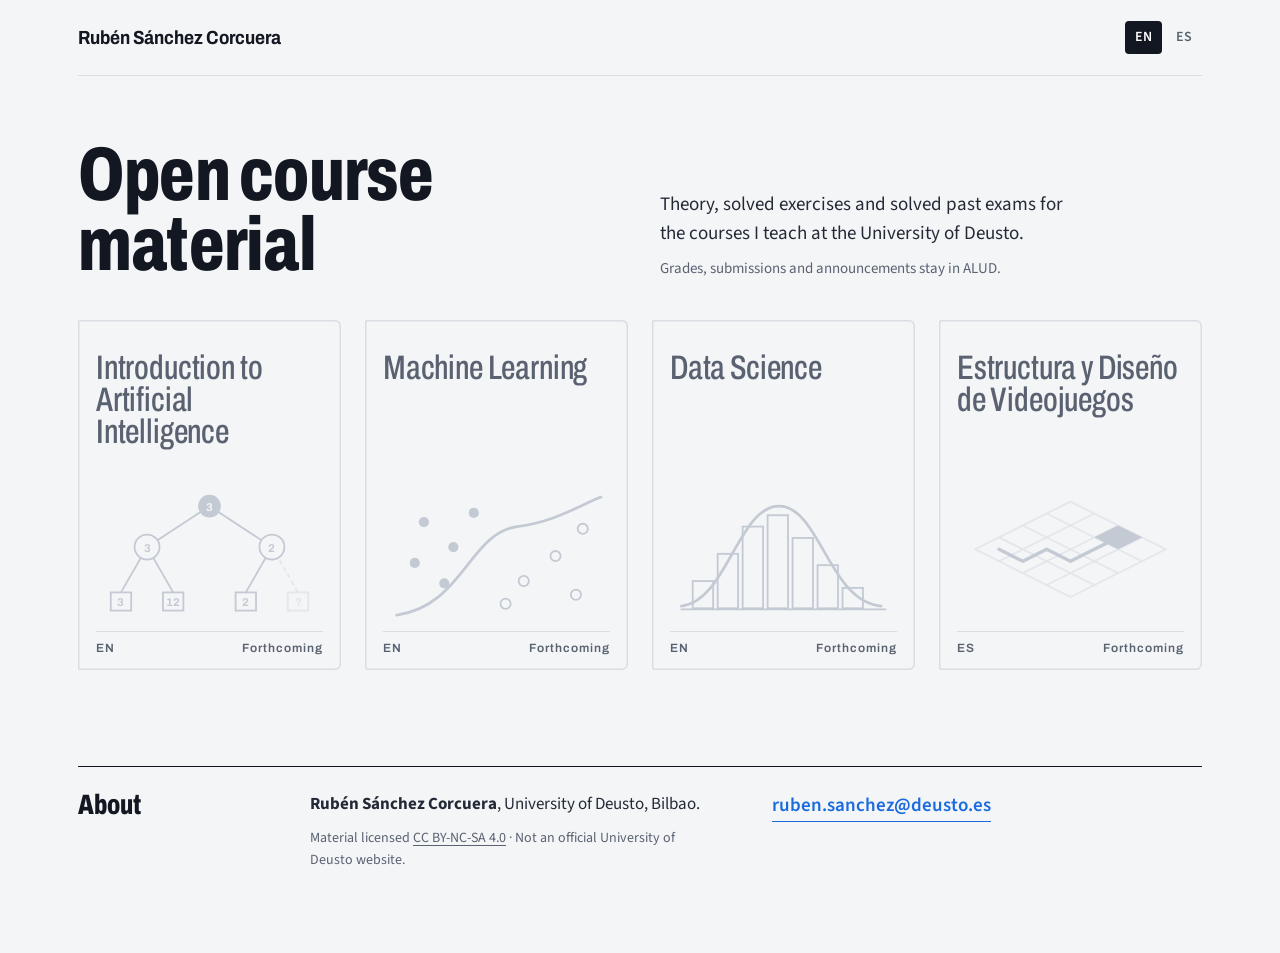
<file: docs/index.html>
<!doctype html>
<html lang="en">
<head>
<meta charset="utf-8">
<meta name="viewport" content="width=device-width, initial-scale=1">
<title>Rubén Sánchez Corcuera · Courses</title>
<meta name="description" content="Open course material by Rubén Sánchez Corcuera (University of Deusto): theory, solved exercises and solved past exams.">
<meta name="theme-color" content="#f4f5f7">
<link rel="alternate" hreflang="en" href="https://rsancor-courses.github.io/">
<link rel="alternate" hreflang="es" href="https://rsancor-courses.github.io/es/">
<link rel="icon" href="data:image/svg+xml,%3Csvg xmlns='http://www.w3.org/2000/svg' viewBox='0 0 32 32'%3E%3Crect x='6' y='3' width='21' height='26' rx='2' fill='%23196bde'/%3E%3Crect x='6' y='3' width='3' height='26' fill='%23124fa6'/%3E%3C/svg%3E">
<link rel="preconnect" href="https://fonts.googleapis.com">
<link rel="preconnect" href="https://fonts.gstatic.com" crossorigin>
<link href="https://fonts.googleapis.com/css2?family=Archivo:wdth,wght@62..125,400..800&family=Source+Sans+3:ital,wght@0,400;0,600;0,700;1,400&display=swap" rel="stylesheet">
<script>document.documentElement.classList.add('js')</script>
<link rel="stylesheet" href="assets/hub.css">
</head>
<body>
<div class="wrap">
  <header>
    <a class="brand" href="./">Rubén Sánchez Corcuera</a>
    <nav class="lang" aria-label="Language"><a href="./" aria-current="page">EN</a><a href="es/" lang="es" hreflang="es">ES</a></nav>
  </header>

  <main>
    <section class="intro">
      <h1>Open course material</h1>
      <p class="lede">Theory, solved exercises and solved past exams for the courses I teach at the University of Deusto.
        <small>Grades, submissions and announcements stay in ALUD.</small></p>
    </section>

    <h2 class="sr">Courses</h2>
    <!-- To publish a course: turn its <div class="cover soon"> into <a class="cover {ai|ml|ds|gd}" href="...">,
         and add the links below it, as in Intro AI. Do the same in es/index.html. -->
    <section class="shelf" aria-label="Courses">
      <!-- Intro AI: minimax, leaf values rise to the root and one branch is pruned -->
      <div class="vol">
        <div class="cover soon">
          <h3>Introduction to Artificial Intelligence</h3>
          <svg class="motif" viewBox="0 0 200 116" aria-hidden="true">
            <path class="s draw" style="--len:70;--d:.05s" d="M100 16 L45 52"/><path class="s draw" style="--len:70;--d:.05s" d="M100 16 L155 52"/>
            <path class="s draw" style="--len:50;--d:.25s" d="M45 52 L22 92"/><path class="s draw" style="--len:50;--d:.25s" d="M45 52 L68 92"/>
            <path class="s draw" style="--len:50;--d:.25s" d="M155 52 L132 92"/>
            <path class="s prune dim" stroke-dasharray="3 4" d="M155 52 L178 92"/>
            <rect class="h" x="13" y="92" width="18" height="16"/><rect class="h" x="59" y="92" width="18" height="16"/><rect class="h" x="123" y="92" width="18" height="16"/><rect class="h dim prune" x="169" y="92" width="18" height="16"/>
            <text class="pop" style="--d:.55s" x="22" y="104">3</text><text class="pop" style="--d:.65s" x="68" y="104">12</text><text class="pop" style="--d:.75s" x="132" y="104">2</text><text class="dim prune" x="178" y="104">?</text>
            <circle class="h" style="fill:var(--bg)" cx="45" cy="52" r="11"/><circle class="h" style="fill:var(--bg)" cx="155" cy="52" r="11"/>
            <text class="pop" style="--d:1s" x="45" y="56">3</text><text class="pop" style="--d:1.15s" x="155" y="56">2</text>
            <circle class="f pop" style="--d:1.4s" cx="100" cy="16" r="10"/>
            <text class="pop" style="--d:1.5s;fill:var(--bg)" x="100" y="20">3</text>
          </svg>
          <div class="spine"><span>EN</span><span>Forthcoming</span></div>
        </div>
      </div>

      <!-- ML: labelled points land, then the decision boundary is fitted between them -->
      <div class="vol">
        <div class="cover soon">
          <h3>Machine Learning</h3>
          <svg class="motif" viewBox="0 0 200 116" aria-hidden="true">
            <circle class="f pop" style="--d:.0s" cx="36" cy="30" r="4.5"/><circle class="f pop" style="--d:.08s" cx="62" cy="52" r="4.5"/><circle class="f pop" style="--d:.16s" cx="28" cy="66" r="4.5"/>
            <circle class="f pop" style="--d:.24s" cx="80" cy="22" r="4.5"/><circle class="f pop" style="--d:.32s" cx="54" cy="84" r="4.5"/>
            <circle class="h pop" style="--d:.12s" cx="124" cy="82" r="4.5"/><circle class="h pop" style="--d:.2s" cx="152" cy="60" r="4.5"/><circle class="h pop" style="--d:.28s" cx="170" cy="94" r="4.5"/>
            <circle class="h pop" style="--d:.36s" cx="108" cy="102" r="4.5"/><circle class="h pop" style="--d:.44s" cx="176" cy="36" r="4.5"/>
            <path class="s draw bold" style="--len:230;--dur:1.1s;--d:.6s" d="M12 112 C70 104 76 40 118 34 C150 30 168 18 192 8"/>
          </svg>
          <div class="spine"><span>EN</span><span>Forthcoming</span></div>
        </div>
      </div>

      <!-- DS: a histogram fills bar by bar, then the density estimate is drawn over it -->
      <div class="vol">
        <div class="cover soon">
          <h3>Data Science</h3>
          <svg class="motif" viewBox="0 0 200 116" aria-hidden="true">
            <rect class="h grow" style="--d:0s" x="20" y="82" width="18" height="24"/><rect class="h grow" style="--d:.07s" x="42" y="58" width="18" height="48"/>
            <rect class="h grow" style="--d:.14s" x="64" y="34" width="18" height="72"/><rect class="h grow" style="--d:.21s" x="86" y="24" width="18" height="82"/>
            <rect class="h grow" style="--d:.28s" x="108" y="44" width="18" height="62"/><rect class="h grow" style="--d:.35s" x="130" y="68" width="18" height="38"/>
            <rect class="h grow" style="--d:.42s" x="152" y="88" width="18" height="18"/>
            <path class="s draw bold" style="--len:260;--dur:1s;--d:.7s" d="M10 104 C50 100 60 16 96 16 C132 16 140 100 186 104"/>
            <path class="s" d="M10 107 L190 107"/>
          </svg>
          <div class="spine"><span>EN</span><span>Forthcoming</span></div>
        </div>
      </div>

      <!-- EDiV: a token walks a path across an isometric level -->
      <div class="vol">
        <div class="cover soon">
          <h3 lang="es">Estructura y Diseño de Videojuegos</h3>
          <svg class="motif" viewBox="0 0 200 116" aria-hidden="true">
            <path class="s dim" d="M100 12 L184 54 L100 96 L16 54 Z M58 33 L142 75 M142 33 L58 75 M37 43.5 L121 85.5 M79 22.5 L163 64.5 M163 43.5 L79 85.5 M121 22.5 L37 64.5"/>
            <path class="f" d="M142 33 L163 43.5 L142 54 L121 43.5 Z"/>
            <path class="s draw" style="--len:150;--dur:1.4s;stroke-width:3" d="M37 54 L58 64.5 L79 54 L100 64.5 L121 54 L142 43.5"/>
            <circle class="f token" r="5.5" cx="0" cy="0" transform="translate(142 43.5)">
              <animateMotion id="walk" dur="1.4s" begin="indefinite" fill="freeze" calcMode="spline" keyTimes="0;1" keySplines=".16 1 .3 1" path="M37 54 L58 64.5 L79 54 L100 64.5 L121 54 L142 43.5"/>
            </circle>
          </svg>
          <div class="spine"><span>ES</span><span>Forthcoming</span></div>
        </div>
      </div>
    </section>
  </main>

  <footer class="colophon">
    <h2>About</h2>
    <div>
      <p><b>Rubén Sánchez Corcuera</b>, University of Deusto, Bilbao.</p>
      <p class="fine">Material licensed <a href="https://creativecommons.org/licenses/by-nc-sa/4.0/">CC BY-NC-SA 4.0</a> · Not an official University of Deusto website.</p>
    </div>
    <div class="contact">
      <a class="mail" href="mailto:ruben.sanchez@deusto.es">ruben.sanchez@deusto.es</a>
      <!-- add profile links here: Deusto, Google Scholar, ORCID, LinkedIn -->
    </div>
  </footer>
</div>
<script src="assets/hub.js"></script>
</body>
</html>
</file>
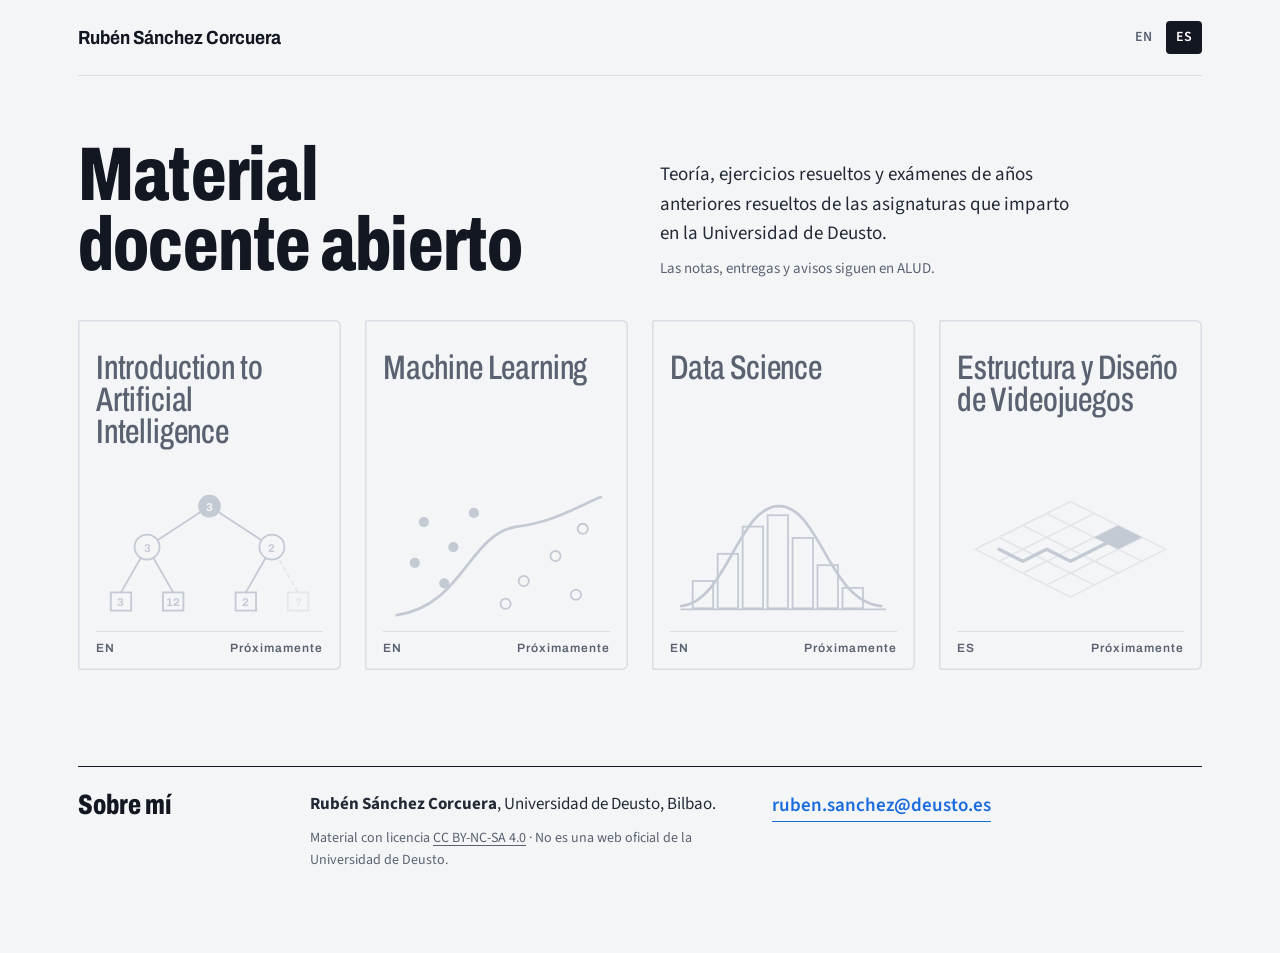
<file: docs/es/index.html>
<!doctype html>
<html lang="es">
<head>
<meta charset="utf-8">
<meta name="viewport" content="width=device-width, initial-scale=1">
<title>Rubén Sánchez Corcuera · Asignaturas</title>
<meta name="description" content="Material docente abierto de Rubén Sánchez Corcuera (Universidad de Deusto): teoría, ejercicios resueltos y exámenes de años anteriores resueltos.">
<meta name="theme-color" content="#f4f5f7">
<link rel="alternate" hreflang="en" href="https://rsancor-courses.github.io/">
<link rel="alternate" hreflang="es" href="https://rsancor-courses.github.io/es/">
<link rel="icon" href="data:image/svg+xml,%3Csvg xmlns='http://www.w3.org/2000/svg' viewBox='0 0 32 32'%3E%3Crect x='6' y='3' width='21' height='26' rx='2' fill='%23196bde'/%3E%3Crect x='6' y='3' width='3' height='26' fill='%23124fa6'/%3E%3C/svg%3E">
<link rel="preconnect" href="https://fonts.googleapis.com">
<link rel="preconnect" href="https://fonts.gstatic.com" crossorigin>
<link href="https://fonts.googleapis.com/css2?family=Archivo:wdth,wght@62..125,400..800&family=Source+Sans+3:ital,wght@0,400;0,600;0,700;1,400&display=swap" rel="stylesheet">
<script>document.documentElement.classList.add('js')</script>
<link rel="stylesheet" href="../assets/hub.css">
</head>
<body>
<div class="wrap">
  <header>
    <a class="brand" href="./">Rubén Sánchez Corcuera</a>
    <nav class="lang" aria-label="Idioma"><a href="../" lang="en" hreflang="en">EN</a><a href="./" aria-current="page">ES</a></nav>
  </header>

  <main>
    <section class="intro">
      <h1>Material docente abierto</h1>
      <p class="lede">Teoría, ejercicios resueltos y exámenes de años anteriores resueltos de las asignaturas que imparto en la Universidad de Deusto.
        <small>Las notas, entregas y avisos siguen en ALUD.</small></p>
    </section>

    <h2 class="sr">Asignaturas</h2>
    <!-- To publish a course: turn its <div class="cover soon"> into <a class="cover {ai|ml|ds|gd}" href="...">,
         and add the links below it, as in Intro AI. Do the same in ../index.html. -->
    <section class="shelf" aria-label="Asignaturas">
      <!-- Intro AI: minimax, leaf values rise to the root and one branch is pruned -->
      <div class="vol">
        <div class="cover soon">
          <h3 lang="en">Introduction to Artificial Intelligence</h3>
          <svg class="motif" viewBox="0 0 200 116" aria-hidden="true">
            <path class="s draw" style="--len:70;--d:.05s" d="M100 16 L45 52"/><path class="s draw" style="--len:70;--d:.05s" d="M100 16 L155 52"/>
            <path class="s draw" style="--len:50;--d:.25s" d="M45 52 L22 92"/><path class="s draw" style="--len:50;--d:.25s" d="M45 52 L68 92"/>
            <path class="s draw" style="--len:50;--d:.25s" d="M155 52 L132 92"/>
            <path class="s prune dim" stroke-dasharray="3 4" d="M155 52 L178 92"/>
            <rect class="h" x="13" y="92" width="18" height="16"/><rect class="h" x="59" y="92" width="18" height="16"/><rect class="h" x="123" y="92" width="18" height="16"/><rect class="h dim prune" x="169" y="92" width="18" height="16"/>
            <text class="pop" style="--d:.55s" x="22" y="104">3</text><text class="pop" style="--d:.65s" x="68" y="104">12</text><text class="pop" style="--d:.75s" x="132" y="104">2</text><text class="dim prune" x="178" y="104">?</text>
            <circle class="h" style="fill:var(--bg)" cx="45" cy="52" r="11"/><circle class="h" style="fill:var(--bg)" cx="155" cy="52" r="11"/>
            <text class="pop" style="--d:1s" x="45" y="56">3</text><text class="pop" style="--d:1.15s" x="155" y="56">2</text>
            <circle class="f pop" style="--d:1.4s" cx="100" cy="16" r="10"/>
            <text class="pop" style="--d:1.5s;fill:var(--bg)" x="100" y="20">3</text>
          </svg>
          <div class="spine"><span>EN</span><span>Próximamente</span></div>
        </div>
      </div>

      <!-- ML: labelled points land, then the decision boundary is fitted between them -->
      <div class="vol">
        <div class="cover soon">
          <h3 lang="en">Machine Learning</h3>
          <svg class="motif" viewBox="0 0 200 116" aria-hidden="true">
            <circle class="f pop" style="--d:.0s" cx="36" cy="30" r="4.5"/><circle class="f pop" style="--d:.08s" cx="62" cy="52" r="4.5"/><circle class="f pop" style="--d:.16s" cx="28" cy="66" r="4.5"/>
            <circle class="f pop" style="--d:.24s" cx="80" cy="22" r="4.5"/><circle class="f pop" style="--d:.32s" cx="54" cy="84" r="4.5"/>
            <circle class="h pop" style="--d:.12s" cx="124" cy="82" r="4.5"/><circle class="h pop" style="--d:.2s" cx="152" cy="60" r="4.5"/><circle class="h pop" style="--d:.28s" cx="170" cy="94" r="4.5"/>
            <circle class="h pop" style="--d:.36s" cx="108" cy="102" r="4.5"/><circle class="h pop" style="--d:.44s" cx="176" cy="36" r="4.5"/>
            <path class="s draw bold" style="--len:230;--dur:1.1s;--d:.6s" d="M12 112 C70 104 76 40 118 34 C150 30 168 18 192 8"/>
          </svg>
          <div class="spine"><span>EN</span><span>Próximamente</span></div>
        </div>
      </div>

      <!-- DS: a histogram fills bar by bar, then the density estimate is drawn over it -->
      <div class="vol">
        <div class="cover soon">
          <h3 lang="en">Data Science</h3>
          <svg class="motif" viewBox="0 0 200 116" aria-hidden="true">
            <rect class="h grow" style="--d:0s" x="20" y="82" width="18" height="24"/><rect class="h grow" style="--d:.07s" x="42" y="58" width="18" height="48"/>
            <rect class="h grow" style="--d:.14s" x="64" y="34" width="18" height="72"/><rect class="h grow" style="--d:.21s" x="86" y="24" width="18" height="82"/>
            <rect class="h grow" style="--d:.28s" x="108" y="44" width="18" height="62"/><rect class="h grow" style="--d:.35s" x="130" y="68" width="18" height="38"/>
            <rect class="h grow" style="--d:.42s" x="152" y="88" width="18" height="18"/>
            <path class="s draw bold" style="--len:260;--dur:1s;--d:.7s" d="M10 104 C50 100 60 16 96 16 C132 16 140 100 186 104"/>
            <path class="s" d="M10 107 L190 107"/>
          </svg>
          <div class="spine"><span>EN</span><span>Próximamente</span></div>
        </div>
      </div>

      <!-- EDiV: a token walks a path across an isometric level -->
      <div class="vol">
        <div class="cover soon">
          <h3>Estructura y Diseño de Videojuegos</h3>
          <svg class="motif" viewBox="0 0 200 116" aria-hidden="true">
            <path class="s dim" d="M100 12 L184 54 L100 96 L16 54 Z M58 33 L142 75 M142 33 L58 75 M37 43.5 L121 85.5 M79 22.5 L163 64.5 M163 43.5 L79 85.5 M121 22.5 L37 64.5"/>
            <path class="f" d="M142 33 L163 43.5 L142 54 L121 43.5 Z"/>
            <path class="s draw" style="--len:150;--dur:1.4s;stroke-width:3" d="M37 54 L58 64.5 L79 54 L100 64.5 L121 54 L142 43.5"/>
            <circle class="f token" r="5.5" cx="0" cy="0" transform="translate(142 43.5)">
              <animateMotion id="walk" dur="1.4s" begin="indefinite" fill="freeze" calcMode="spline" keyTimes="0;1" keySplines=".16 1 .3 1" path="M37 54 L58 64.5 L79 54 L100 64.5 L121 54 L142 43.5"/>
            </circle>
          </svg>
          <div class="spine"><span>ES</span><span>Próximamente</span></div>
        </div>
      </div>
    </section>
  </main>

  <footer class="colophon">
    <h2>Sobre mí</h2>
    <div>
      <p><b>Rubén Sánchez Corcuera</b>, Universidad de Deusto, Bilbao.</p>
      <p class="fine">Material con licencia <a href="https://creativecommons.org/licenses/by-nc-sa/4.0/">CC BY-NC-SA 4.0</a> · No es una web oficial de la Universidad de Deusto.</p>
    </div>
    <div class="contact">
      <a class="mail" href="mailto:ruben.sanchez@deusto.es">ruben.sanchez@deusto.es</a>
      <!-- add profile links here: Deusto, Google Scholar, ORCID, LinkedIn -->
    </div>
  </footer>
</div>
<script src="../assets/hub.js"></script>
</body>
</html>
</file>
<file: docs/assets/hub.css>
/* Teaching hub: one series of course "volumes". Course colours are shared with each course site. */
:root{
  --ground:#f4f5f7; --ink:#121721; --text:#232a36; --muted:#5a6271; --line:#d9dde4; --sketch:#c4cad3;
  --ai:#196bde; --ml:#0d6a4c; --ds:#a5521a; --gd:#6a2c9e;
  --ease:cubic-bezier(.16,1,.3,1);
}
*{box-sizing:border-box}
html{-webkit-text-size-adjust:100%}
body{margin:0;background:var(--ground);color:var(--text);font:400 17px/1.55 'Source Sans 3',system-ui,sans-serif}
::selection{background:var(--ai);color:#fff}
a{color:inherit;text-underline-offset:3px;text-decoration-thickness:1px}
a:focus-visible{outline:2px solid var(--ink);outline-offset:4px;border-radius:2px}
.wrap{max-width:1180px;margin:0 auto;padding:0 28px}
.sr{position:absolute;width:1px;height:1px;overflow:hidden;clip:rect(0 0 0 0);white-space:nowrap}

header{display:flex;justify-content:space-between;align-items:center;height:76px;border-bottom:1px solid var(--line)}
.brand{font:700 19px/1 'Archivo',sans-serif;font-stretch:88%;text-decoration:none;color:var(--ink)}
.lang{display:flex;gap:4px;font-weight:600;font-size:14px}
.lang a{padding:6px 10px;text-decoration:none;color:var(--muted);border-radius:4px}
.lang a:hover{color:var(--ink)}
.lang a[aria-current]{background:var(--ink);color:#fff}

.intro{display:grid;grid-template-columns:1fr 1fr;gap:40px;align-items:end;padding:64px 0 40px}
h1{font:800 76px/.92 'Archivo',sans-serif;font-stretch:72%;letter-spacing:-.01em;color:var(--ink);margin:0;text-wrap:balance}
.lede{margin:0;font-size:19px;max-width:46ch}
.lede small{display:block;margin-top:8px;font-size:15px;color:var(--muted)}

.shelf{display:grid;grid-template-columns:repeat(4,1fr);gap:24px;padding-bottom:24px}
.vol{display:flex;flex-direction:column;gap:14px}
.cover{position:relative;aspect-ratio:3/4;border-radius:2px 6px 6px 2px;color:#fff;padding:18px 18px 16px;display:flex;flex-direction:column;
  text-decoration:none;overflow:hidden;
  box-shadow:inset 6px 0 0 rgba(0,0,0,.18),0 2px 4px rgba(18,23,33,.12),0 18px 34px -18px rgba(18,23,33,.5);
  transition:transform .35s var(--ease),box-shadow .35s}
a.cover:hover{transform:translateY(-6px) rotate(-.6deg);box-shadow:inset 6px 0 0 rgba(0,0,0,.18),0 2px 4px rgba(18,23,33,.12),0 30px 44px -20px rgba(18,23,33,.55)}
.cover h3{font:800 34px/.95 'Archivo',sans-serif;font-stretch:70%;margin:14px 0 0;letter-spacing:-.005em}
.spine{display:flex;justify-content:space-between;font:600 12px/1 'Archivo',sans-serif;letter-spacing:.08em;border-top:1px solid rgba(255,255,255,.45);padding-top:10px;margin-top:12px}
.ai{background:var(--ai);--bg:var(--ai)} .ml{background:var(--ml);--bg:var(--ml)} .ds{background:var(--ds);--bg:var(--ds)} .gd{background:var(--gd);--bg:var(--gd)}

.motif{margin-top:auto;width:100%;height:auto;overflow:visible}
.motif .s{fill:none;stroke:#fff;stroke-width:1.6;stroke-linecap:round;stroke-linejoin:round}
.motif .f{fill:#fff;stroke:none}
.motif .h{fill:none;stroke:#fff;stroke-width:1.6}
.motif text{fill:#fff;font:700 10px/1 'Archivo',sans-serif;text-anchor:middle}
.motif .dim{opacity:.35}
.motif .bold{stroke-width:2.4}

/* forthcoming volumes: grey outline, no colour, no links, no animation */
.cover.soon{--bg:var(--ground);background:transparent;color:var(--muted);box-shadow:inset 0 0 0 1.5px var(--line)}
.cover.soon h3{font-weight:500}
.cover.soon .motif .s,.cover.soon .motif .h{stroke:var(--sketch)}
.cover.soon .motif .f{fill:var(--sketch)}
.cover.soon .motif text{fill:var(--sketch)}
.cover.soon .spine{border-color:var(--line)}

.parts{display:flex;flex-wrap:wrap;gap:6px 16px;font-weight:600;font-size:15px;color:var(--ink);margin:0}
.parts a{text-decoration:none;border-bottom:1.5px solid var(--line)}
.parts a:hover{border-color:var(--ink)}
.parts.soon{color:var(--muted);font-weight:400;font-style:italic}

/* motif animation: the resting state is the finished drawing; .play replays how it got there */
.draw{stroke-dasharray:var(--len);stroke-dashoffset:0}
.play .draw{animation:draw var(--dur,.7s) var(--ease) var(--d,0s) backwards}
@keyframes draw{from{stroke-dashoffset:var(--len)}}
.play .pop{animation:pop .45s var(--ease) var(--d,0s) backwards;transform-box:fill-box;transform-origin:center}
@keyframes pop{from{opacity:0;transform:scale(.2)}}
.play .prune{animation:prune 1.6s ease-out backwards}
@keyframes prune{0%,70%{opacity:1}100%{opacity:.35}}
.play .grow{animation:grow .6s var(--ease) var(--d,0s) backwards;transform-box:fill-box;transform-origin:bottom}
@keyframes grow{from{transform:scaleY(0)}}
/* with JS and motion allowed, a live cover waits undrawn until its first replay, so it never shows, blanks, then redraws */
@media (prefers-reduced-motion:no-preference){
  .js a.cover:not(.played) .draw{stroke-dashoffset:var(--len)}
  .js a.cover:not(.played) .pop,.js a.cover:not(.played) .token{opacity:0}
  .js a.cover:not(.played) .grow{transform:scaleY(0)}
}

.colophon{margin-top:72px;border-top:1px solid var(--ink);display:grid;grid-template-columns:200px 1fr 1fr;gap:32px;padding:24px 0 72px}
.colophon h2{font:800 28px/1 'Archivo',sans-serif;font-stretch:72%;margin:0;color:var(--ink)}
.colophon p{margin:0 0 10px;max-width:56ch}
.contact a{display:block;width:max-content;font-weight:600;color:var(--ink);margin-bottom:6px;text-decoration:none;border-bottom:1.5px solid transparent}
.contact a:hover{border-color:var(--ink)}
.contact a.mail{font-size:19px;color:var(--ai);border-color:currentColor}
.fine{font-size:14px;color:var(--muted)}

@media (prefers-reduced-motion:reduce){.cover{transition:none}.play *{animation:none!important}}
@media (max-width:900px){.shelf{grid-template-columns:repeat(2,1fr)}.intro{grid-template-columns:1fr;gap:24px}.colophon{grid-template-columns:1fr;gap:16px}}
@media (max-width:520px){
  .wrap{padding:0 16px}
  h1{font-size:56px}
  .intro{padding:40px 0 32px}
  .shelf{grid-template-columns:1fr;gap:28px}
  .cover{aspect-ratio:auto}
  .cover h3{font-size:32px;margin-bottom:18px}
  .motif{max-height:130px}
  /* forthcoming volumes shrink to title + spine so the live course and the contact stay close */
  .cover.soon{padding:14px 16px 12px}
  .cover.soon h3{font-size:26px;margin-bottom:0}
  .cover.soon .motif{display:none}
}
</file>
